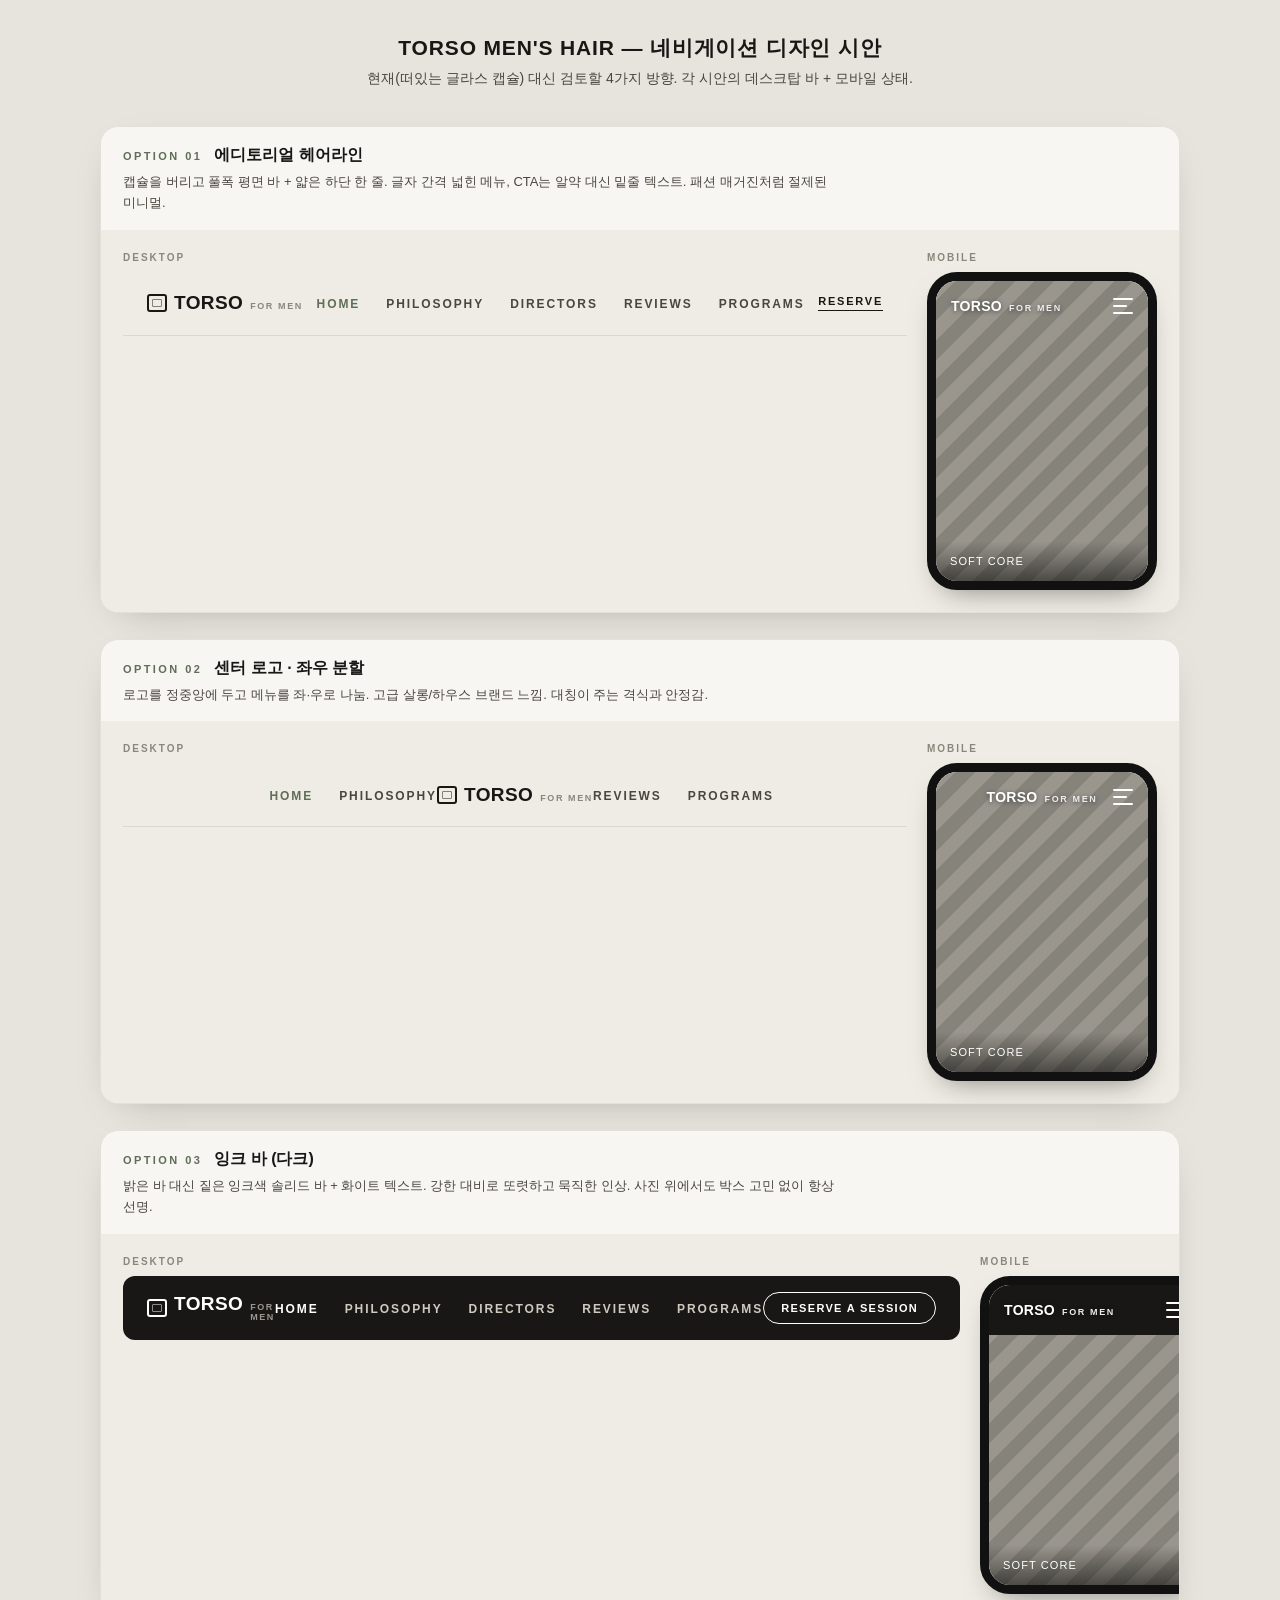
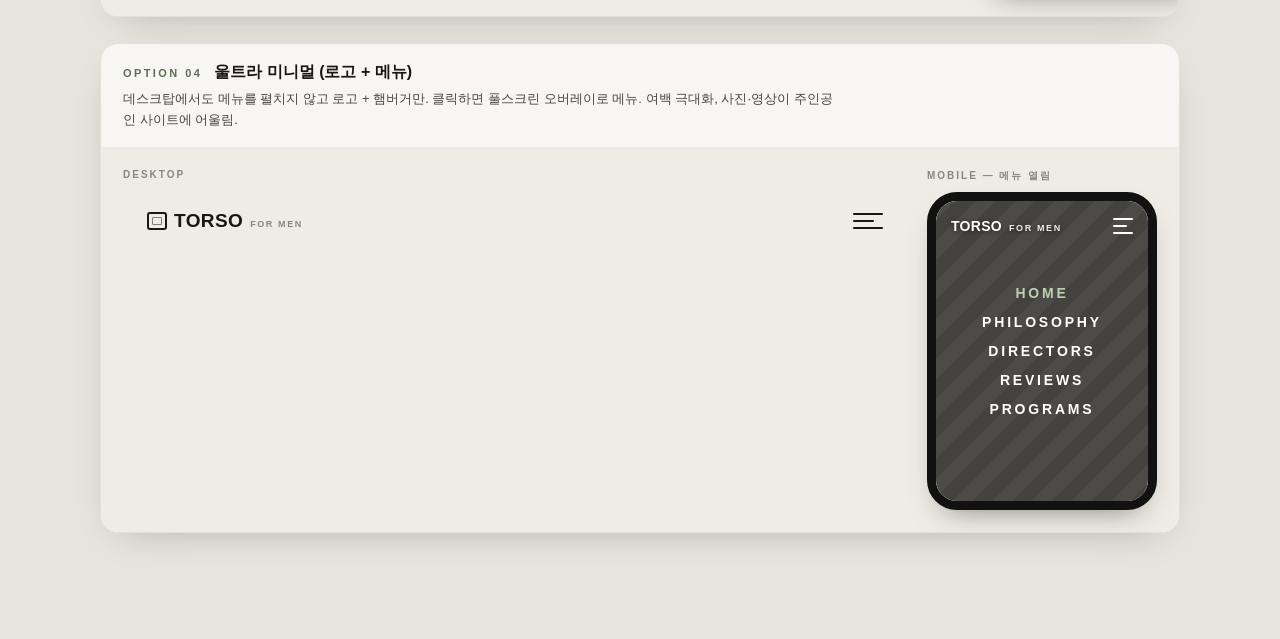
<file: _nav_mockups.html>
<!DOCTYPE html>
<html lang="ko">
<head>
<meta charset="UTF-8">
<meta name="viewport" content="width=device-width, initial-scale=1.0">
<title>TORSO — 네비 디자인 시안</title>
<style>
:root{--ink:#181715;--ink-soft:#4a463f;--paper:#f7f6f3;--paper-2:#efece5;--line:#dcd8cf;--mut:#8b867c;--accent:#8c9c83;--accent-d:#5f6e57}
*{box-sizing:border-box;margin:0;padding:0}
body{font-family:"Helvetica Neue",Arial,"Apple SD Gothic Neo","Malgun Gothic",sans-serif;background:#e7e4dd;color:var(--ink);padding:34px 18px 80px;-webkit-font-smoothing:antialiased}
.page{max-width:1080px;margin:0 auto}
.intro{text-align:center;margin-bottom:38px}
.intro h1{font-size:21px;letter-spacing:.04em;font-weight:800}
.intro p{color:var(--ink-soft);font-size:14px;margin-top:8px}
.variant{background:var(--paper);border-radius:18px;overflow:hidden;margin-bottom:26px;box-shadow:0 12px 40px -24px rgba(20,18,15,.4);border:1px solid #e3e0d8}
.vhead{display:flex;align-items:baseline;gap:12px;padding:18px 22px 0}
.vtag{font-size:11px;letter-spacing:.22em;text-transform:uppercase;color:var(--accent-d);font-weight:700}
.vname{font-size:16px;font-weight:800}
.vdesc{padding:6px 22px 16px;color:var(--ink-soft);font-size:13px;line-height:1.6;max-width:760px}
.stage{background:var(--paper-2);padding:22px;display:grid;grid-template-columns:1fr 230px;gap:20px;align-items:start}
.label{font-size:10px;letter-spacing:.2em;text-transform:uppercase;color:var(--mut);margin-bottom:9px;font-weight:700}
.brand{font-weight:800;letter-spacing:.02em;font-size:19px;display:flex;align-items:baseline;gap:7px}
.brand .for{font-size:9px;letter-spacing:.18em;text-transform:uppercase;color:var(--mut);font-weight:700}
.sym{width:20px;height:18px;border:2px solid currentColor;border-radius:3px;position:relative;flex:none;align-self:center}
.sym:after{content:"";position:absolute;inset:3px;border:1.5px solid currentColor;border-radius:1px;opacity:.5}
ul.menu{list-style:none;display:flex;gap:26px}
ul.menu a{text-decoration:none;color:var(--ink-soft);font-size:12px;letter-spacing:.16em;text-transform:uppercase;font-weight:600}
ul.menu a.on{color:var(--accent-d)}
.cta-pill{border:1.5px solid var(--ink);border-radius:999px;padding:9px 17px;font-size:11px;letter-spacing:.12em;text-transform:uppercase;font-weight:700;white-space:nowrap}
.cta-text{font-size:11px;letter-spacing:.16em;text-transform:uppercase;font-weight:700;border-bottom:1.5px solid var(--ink);padding-bottom:3px}
.burger{width:26px;display:flex;flex-direction:column;gap:5px}
.burger span{height:2px;background:currentColor;border-radius:2px}
.burger span:nth-child(2){width:70%}

/* ---- desktop nav frames ---- */
.dnav{height:64px;display:flex;align-items:center;padding:0 24px;border-radius:12px;background:#fff;border:1px solid var(--line)}

/* V1 editorial hairline */
.v1 .dnav{justify-content:space-between;border:0;border-radius:0;border-bottom:1px solid var(--line);background:transparent}
/* V2 centered logo split */
.v2 .dnav{display:grid;grid-template-columns:1fr auto 1fr;background:transparent;border:0;border-radius:0;border-bottom:1px solid var(--line)}
.v2 .menu.l{justify-content:flex-end}
.v2 .menu.r{justify-content:flex-start}
/* V3 ink bar */
.v3 .dnav{justify-content:space-between;background:var(--ink);color:#fff;border:0}
.v3 .dnav ul.menu a{color:#cfcabf}
.v3 .dnav ul.menu a.on{color:#fff}
.v3 .dnav .cta-pill{border-color:#fff;color:#fff}
.v3 .dnav .brand .for{color:#9c978c}
/* V4 ultra minimal */
.v4 .dnav{justify-content:space-between;background:transparent;border:0;border-radius:0}

/* ---- phone frame ---- */
.phone{width:230px;margin:0 auto;border:9px solid #111;border-radius:30px;overflow:hidden;background:#fff;box-shadow:0 14px 30px -16px rgba(0,0,0,.5)}
.pshot{height:300px;position:relative;background:#cfccc5}
.pshot .photo{position:absolute;inset:0;background:
  repeating-linear-gradient(135deg,#9a968e 0 14px,#86837b 14px 28px)}
.pnav{position:absolute;top:0;left:0;right:0;height:50px;display:flex;align-items:center;justify-content:space-between;padding:0 15px;z-index:2}
.pnav .brand{font-size:14px;color:#fff;text-shadow:0 1px 4px rgba(0,0,0,.5)}
.pnav .brand .for{color:#eee}
.pnav .burger{color:#fff;width:20px}
.pcap{position:absolute;left:0;right:0;bottom:0;padding:14px;color:#fff;font-size:11px;letter-spacing:.1em;text-transform:uppercase;background:linear-gradient(transparent,rgba(0,0,0,.5))}
/* V3 phone = ink bar */
.v3 .pnav{background:var(--ink);height:50px}
/* V2 phone centered */
.v2 .pnav{justify-content:center;gap:0}
.v2 .pnav .burger{position:absolute;right:15px}
/* overlay menu sample for V4 */
.v4 .pshot .photo{filter:brightness(.5)}
.v4 .pmenu{position:absolute;inset:0;display:flex;flex-direction:column;justify-content:center;align-items:center;gap:13px;z-index:1}
.v4 .pmenu a{color:#fff;font-size:14px;letter-spacing:.2em;text-transform:uppercase;text-decoration:none;font-weight:600}
.v4 .pmenu a.on{color:#bcd0ad}
@media(max-width:640px){.stage{grid-template-columns:1fr}}
</style>
</head>
<body>
<div class="page">
  <div class="intro">
    <h1>TORSO MEN'S HAIR — 네비게이션 디자인 시안</h1>
    <p>현재(떠있는 글라스 캡슐) 대신 검토할 4가지 방향. 각 시안의 데스크탑 바 + 모바일 상태.</p>
  </div>

  <!-- V1 -->
  <section class="variant v1">
    <div class="vhead"><span class="vtag">Option 01</span><span class="vname">에디토리얼 헤어라인</span></div>
    <p class="vdesc">캡슐을 버리고 풀폭 평면 바 + 얇은 하단 한 줄. 글자 간격 넓힌 메뉴, CTA는 알약 대신 밑줄 텍스트. 패션 매거진처럼 절제된 미니멀.</p>
    <div class="stage">
      <div><div class="label">Desktop</div>
        <div class="dnav">
          <div class="brand"><span class="sym"></span>TORSO<span class="for">for men</span></div>
          <ul class="menu"><li><a class="on">Home</a></li><li><a>Philosophy</a></li><li><a>Directors</a></li><li><a>Reviews</a></li><li><a>Programs</a></li></ul>
          <span class="cta-text">Reserve</span>
        </div>
      </div>
      <div><div class="label">Mobile</div>
        <div class="phone"><div class="pshot"><div class="photo"></div>
          <div class="pnav"><div class="brand">TORSO<span class="for">for men</span></div><div class="burger"><span></span><span></span><span></span></div></div>
          <div class="pcap">Soft Core</div></div></div>
      </div>
    </div>
  </section>

  <!-- V2 -->
  <section class="variant v2">
    <div class="vhead"><span class="vtag">Option 02</span><span class="vname">센터 로고 · 좌우 분할</span></div>
    <p class="vdesc">로고를 정중앙에 두고 메뉴를 좌·우로 나눔. 고급 살롱/하우스 브랜드 느낌. 대칭이 주는 격식과 안정감.</p>
    <div class="stage">
      <div><div class="label">Desktop</div>
        <div class="dnav">
          <ul class="menu l"><li><a class="on">Home</a></li><li><a>Philosophy</a></li></ul>
          <div class="brand"><span class="sym"></span>TORSO<span class="for">for men</span></div>
          <ul class="menu r"><li><a>Reviews</a></li><li><a>Programs</a></li></ul>
        </div>
      </div>
      <div><div class="label">Mobile</div>
        <div class="phone"><div class="pshot"><div class="photo"></div>
          <div class="pnav"><div class="brand">TORSO<span class="for">for men</span></div><div class="burger"><span></span><span></span><span></span></div></div>
          <div class="pcap">Soft Core</div></div></div>
      </div>
    </div>
  </section>

  <!-- V3 -->
  <section class="variant v3">
    <div class="vhead"><span class="vtag">Option 03</span><span class="vname">잉크 바 (다크)</span></div>
    <p class="vdesc">밝은 바 대신 짙은 잉크색 솔리드 바 + 화이트 텍스트. 강한 대비로 또렷하고 묵직한 인상. 사진 위에서도 박스 고민 없이 항상 선명.</p>
    <div class="stage">
      <div><div class="label">Desktop</div>
        <div class="dnav">
          <div class="brand"><span class="sym"></span>TORSO<span class="for">for men</span></div>
          <ul class="menu"><li><a class="on">Home</a></li><li><a>Philosophy</a></li><li><a>Directors</a></li><li><a>Reviews</a></li><li><a>Programs</a></li></ul>
          <span class="cta-pill">Reserve a Session</span>
        </div>
      </div>
      <div><div class="label">Mobile</div>
        <div class="phone"><div class="pshot"><div class="photo"></div>
          <div class="pnav"><div class="brand">TORSO<span class="for">for men</span></div><div class="burger"><span></span><span></span><span></span></div></div>
          <div class="pcap">Soft Core</div></div></div>
      </div>
    </div>
  </section>

  <!-- V4 -->
  <section class="variant v4">
    <div class="vhead"><span class="vtag">Option 04</span><span class="vname">울트라 미니멀 (로고 + 메뉴)</span></div>
    <p class="vdesc">데스크탑에서도 메뉴를 펼치지 않고 로고 + 햄버거만. 클릭하면 풀스크린 오버레이로 메뉴. 여백 극대화, 사진·영상이 주인공인 사이트에 어울림.</p>
    <div class="stage">
      <div><div class="label">Desktop</div>
        <div class="dnav">
          <div class="brand"><span class="sym"></span>TORSO<span class="for">for men</span></div>
          <div class="burger" style="width:30px"><span></span><span></span><span></span></div>
        </div>
      </div>
      <div><div class="label">Mobile — 메뉴 열림</div>
        <div class="phone"><div class="pshot"><div class="photo"></div>
          <div class="pnav"><div class="brand">TORSO<span class="for">for men</span></div><div class="burger"><span></span><span></span><span></span></div></div>
          <div class="pmenu"><a class="on">Home</a><a>Philosophy</a><a>Directors</a><a>Reviews</a><a>Programs</a></div>
        </div></div>
      </div>
    </div>
  </section>

</div>
</body>
</html>
</file>
